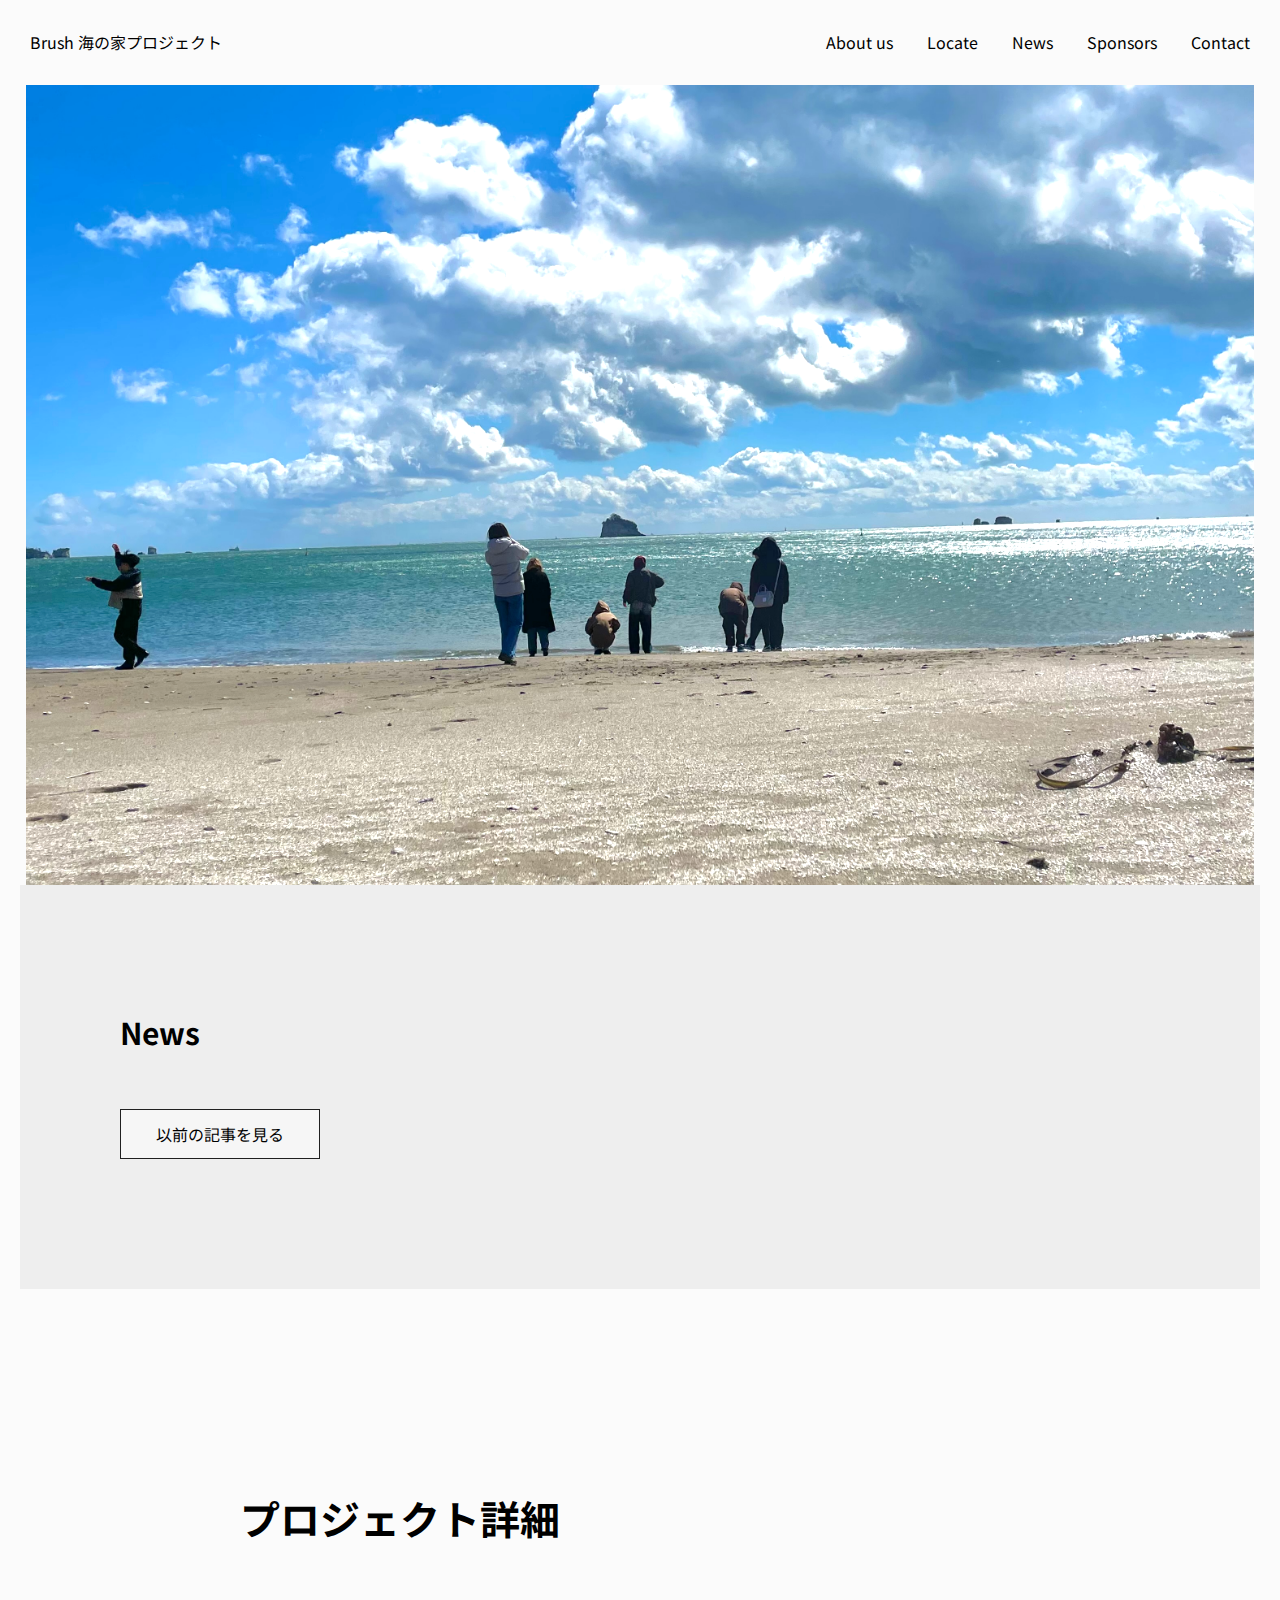
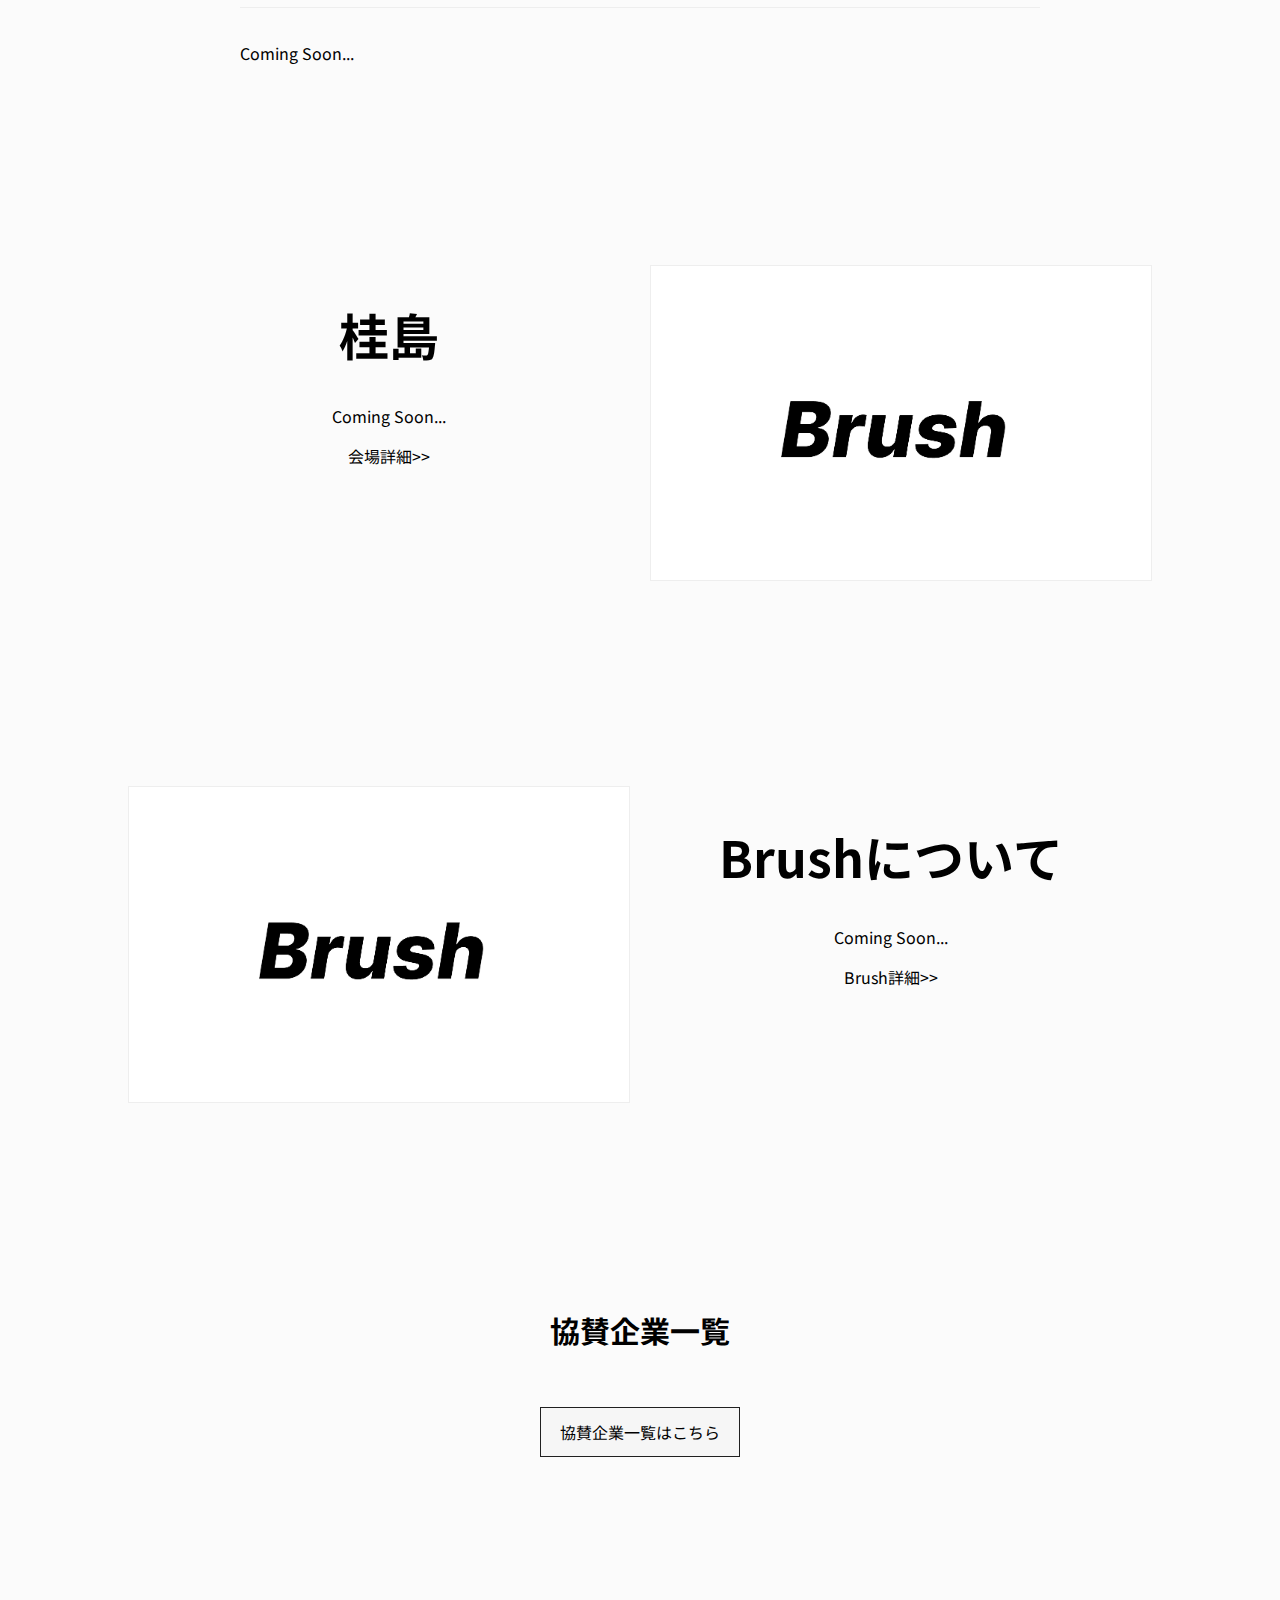
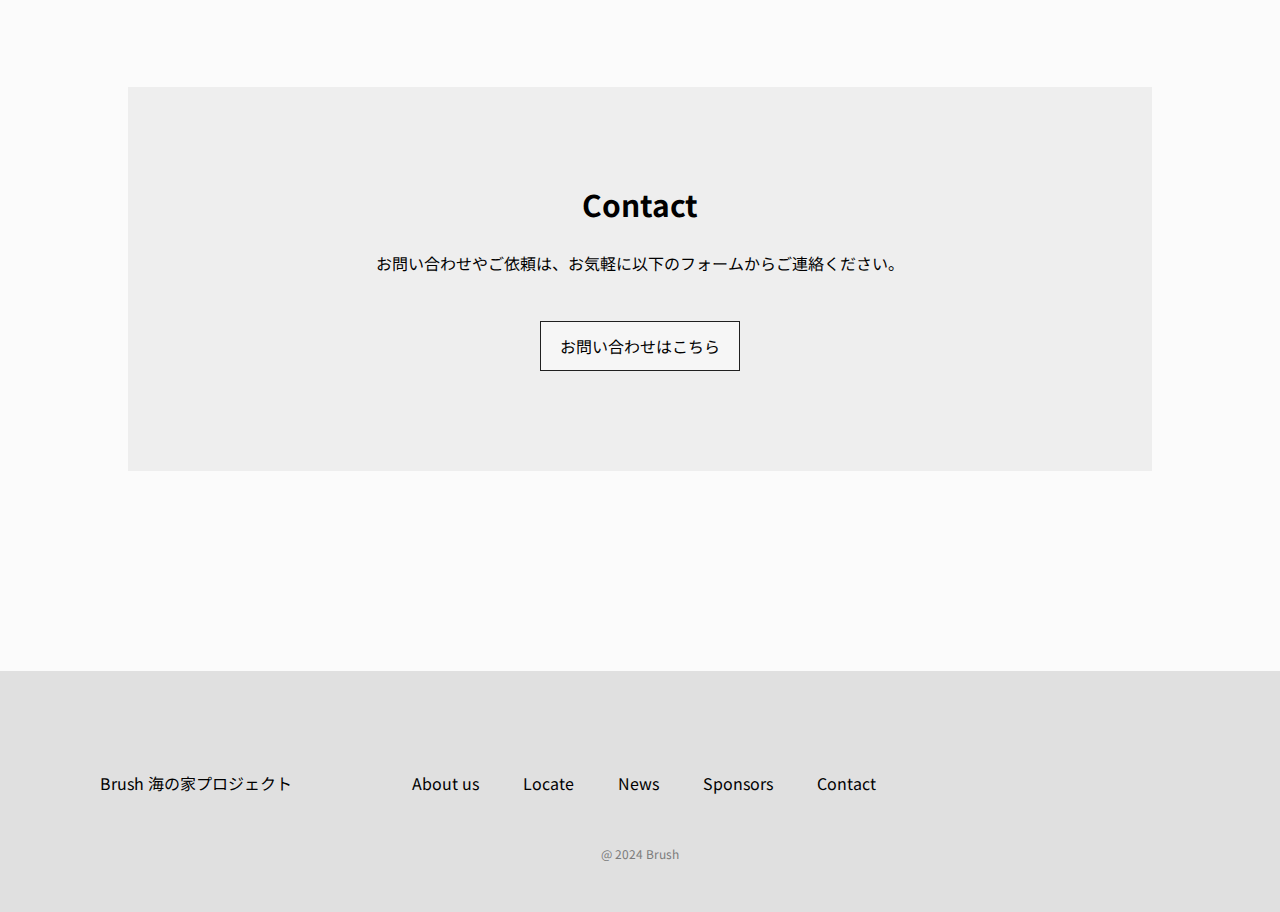
<file: index.html>
<!DOCTYPE html>
<html lang="ja">
<head>
<meta charset="UTF-8">
<meta http-equiv="X-UA-Compatible" content="IE=edge">
<meta name="robots" content="noindex,nofollow">
<title>Brush 海の家プロジェクト</title>
<link rel="stylesheet" href="./css/normalize.css">
<link rel="stylesheet" href="./css/main.css">
<link rel="icon" href=image\favicon.jpg>

<link rel="preconnect" href="https://fonts.googleapis.com">
<link rel="preconnect" href="https://fonts.gstatic.com" crossorigin>
<link href="https://fonts.googleapis.com/css2?family=Noto+Sans+JP:wght@100..900&display=swap" rel="stylesheet">
</head>
<body>
<header>
    <a href=index.html>Brush 海の家プロジェクト</a>
    <nav>
        <a href=about.html>About us</a>
        <a href=locate.html>Locate</a>
        <a href=news.html>News</a>
        <a href=sponsors.html>Sponsors</a>
        <a href=contact.html>Contact</a>
    </nav>
</header>
<div class="top">
    <img class="topP" src=image\top.jpeg>
</div>
<div class="news">
    <h2>News</h2>
    <button>以前の記事を見る</button>
</div>
<div class="project">
    <h2>プロジェクト詳細</h2>
    <p>Coming Soon...</p>
</div>
<div class="island">
    <div id="is">
    <h1>桂島</h1>
    <p>Coming Soon...</p>
    <a href="">会場詳細>></a>
    </div>
    <figure>
    <img src=image\sample.png>
    </figure>
</div>
<div class="brush">
    <figure>
    <img src=image\sample.png>
    </figure>
    <div id="brush">
    <h1>Brushについて</h1>
    <p>Coming Soon...</p>
    <a href="">Brush詳細>></a>
    </div>   
</div>
<div class="support">
    <h2>協賛企業一覧</h2>
    <button>協賛企業一覧はこちら</button>
</div>
<div class="contact">
    <h2>Contact</h2>
    <p>お問い合わせやご依頼は、お気軽に以下のフォームからご連絡ください。</p>
    <button>お問い合わせはこちら</button>
</div>
<div class="bottom">
<footer>
    <a href="">Brush 海の家プロジェクト</a>
    <nav>
        <a href=about.html>About us</a>
        <a href=locate.html>Locate</a>
        <a href=news.html>News</a>
        <a href=sponsors.html>Sponsors</a>
        <a href=contact.html>Contact</a>
    </nav>
</footer>
<p class="end">@ 2024 Brush</p>
</div>
</body>
</html>
</file>
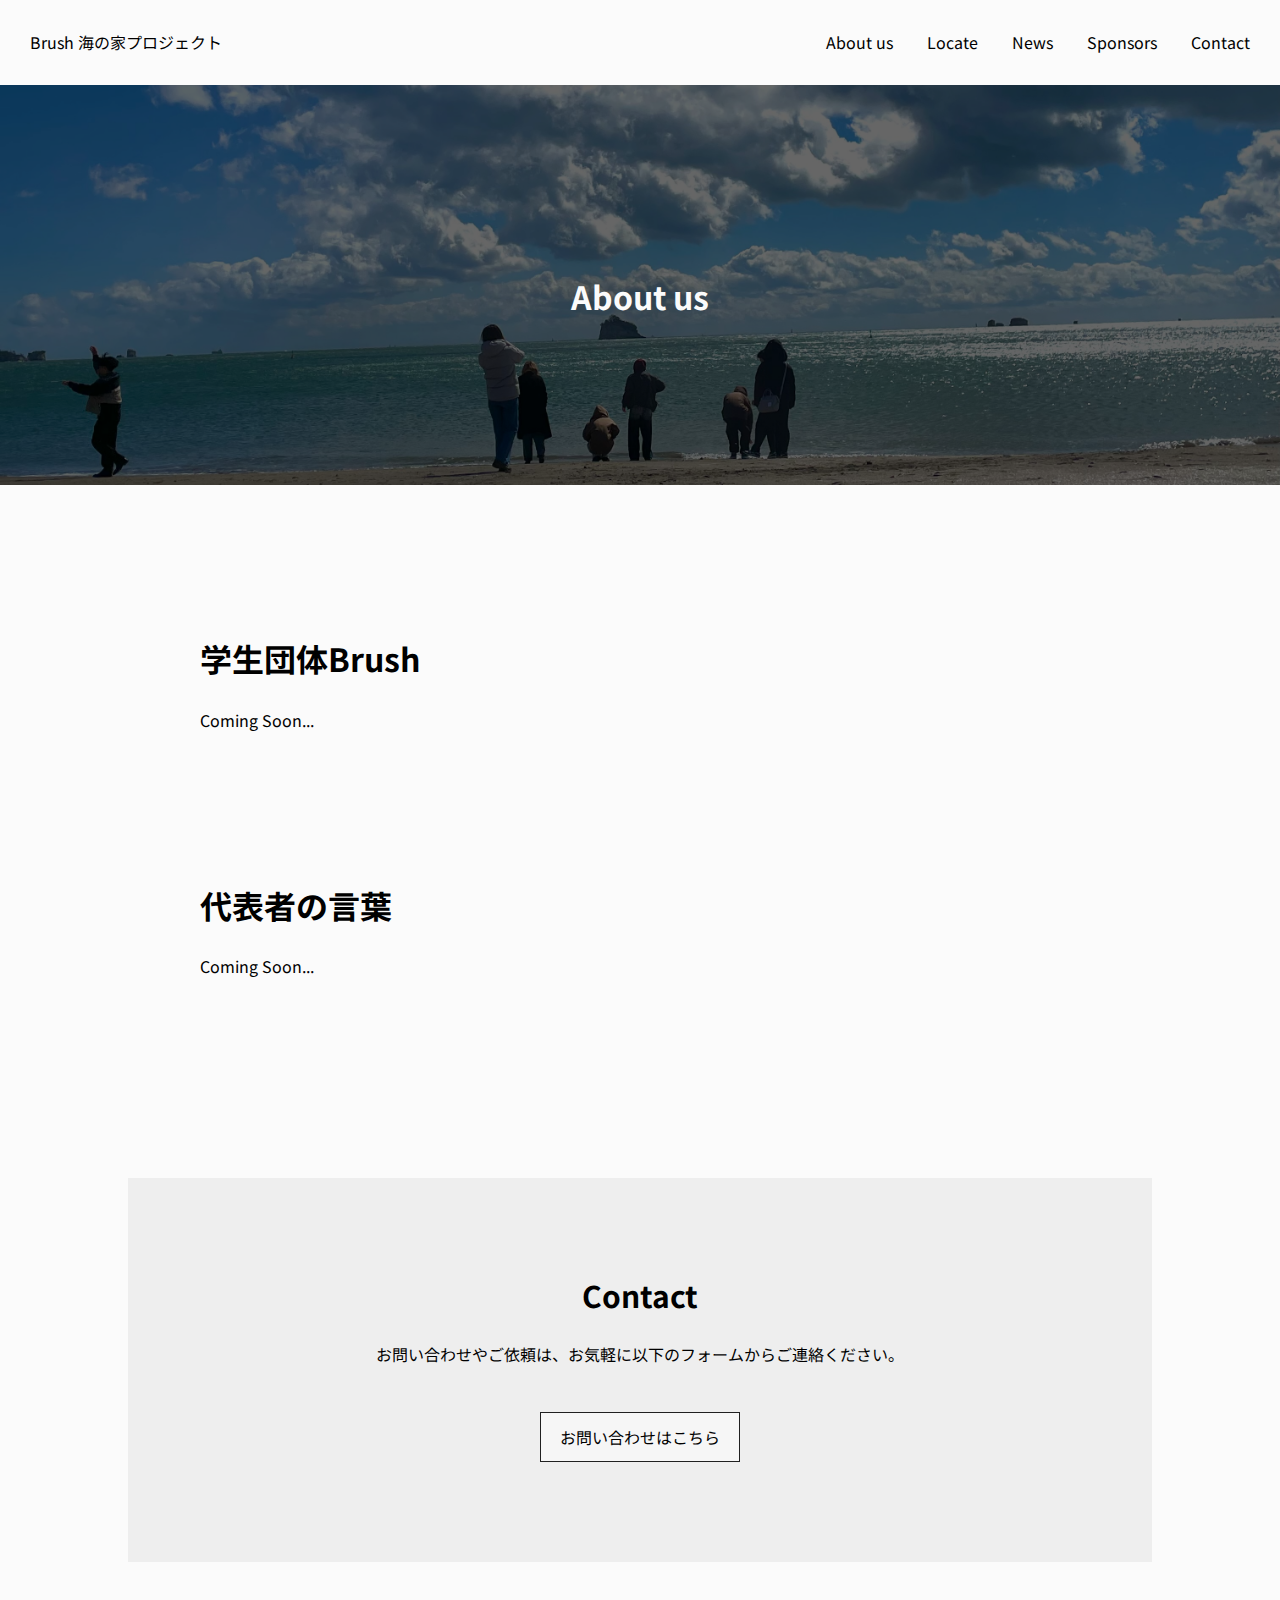
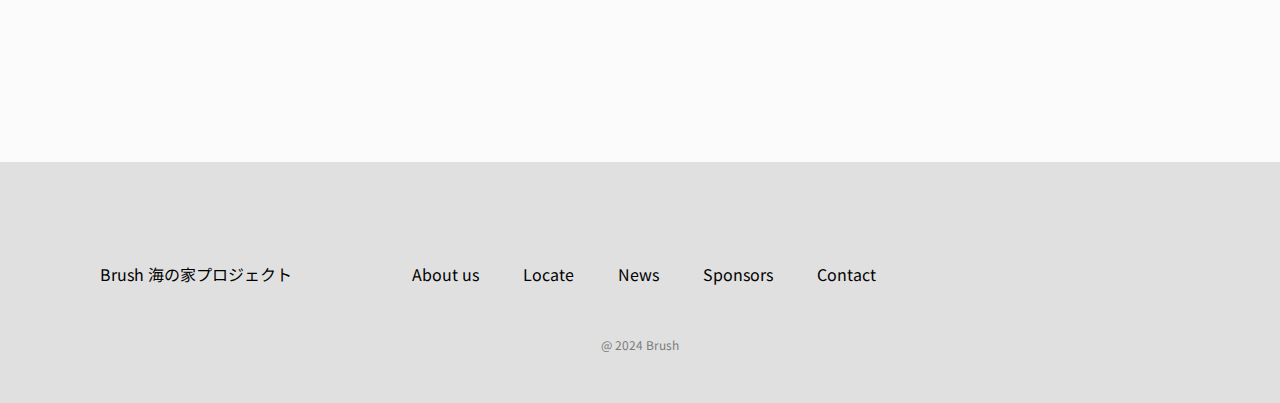
<file: about.html>
<!DOCTYPE html>
<html lang="ja">
<head>
<meta charset="UTF-8">
<meta http-equiv="X-UA-Compatible" content="IE=edge">
<meta name="robots" content="noindex,nofollow">
<title>About us</title>
<link rel="stylesheet" href="./css/normalize.css">
<link rel="stylesheet" href="./css/menu.css">
<link rel="icon" href=image\favicon.jpg>

<link rel="preconnect" href="https://fonts.googleapis.com">
<link rel="preconnect" href="https://fonts.gstatic.com" crossorigin>
<link href="https://fonts.googleapis.com/css2?family=Noto+Sans+JP:wght@100..900&display=swap" rel="stylesheet">
</head>
<body>
    <header>
        <a href=index.html>Brush 海の家プロジェクト</a>
        <nav>
            <a href=about.html>About us</a>
            <a href=locate.html>Locate</a>
            <a href=news.html>News</a>
            <a href=sponsors.html>Sponsors</a>
            <a href=contact.html>Contact</a>
        </nav>
    </header>
    <div class="top">
        <h1>About us</h1>
        <img src=image\top.jpeg>
    </div>
    <div class="about-brush">
        <h2>学生団体Brush</h2>
        <p>Coming Soon...</p>
    </div>
    <div class="about-reader">
        <h2>代表者の言葉</h2>
        <p>Coming Soon...</p>
    </div>
    <div class="contact">
        <h2>Contact</h2>
        <p>お問い合わせやご依頼は、お気軽に以下のフォームからご連絡ください。</p>
        <button>お問い合わせはこちら</button>
    </div>
    <div class="bottom">
    <footer>
        <a href="">Brush 海の家プロジェクト</a>
        <nav>
            <a href=about.html>About us</a>
            <a href=locate.html>Locate</a>
            <a href=news.html>News</a>
            <a href=sponsors.html>Sponsors</a>
            <a href=contact.html>Contact</a>
        </nav>
    </footer>
    <p class="end">@ 2024 Brush</p>
    </div>
</body>
</html>
</file>
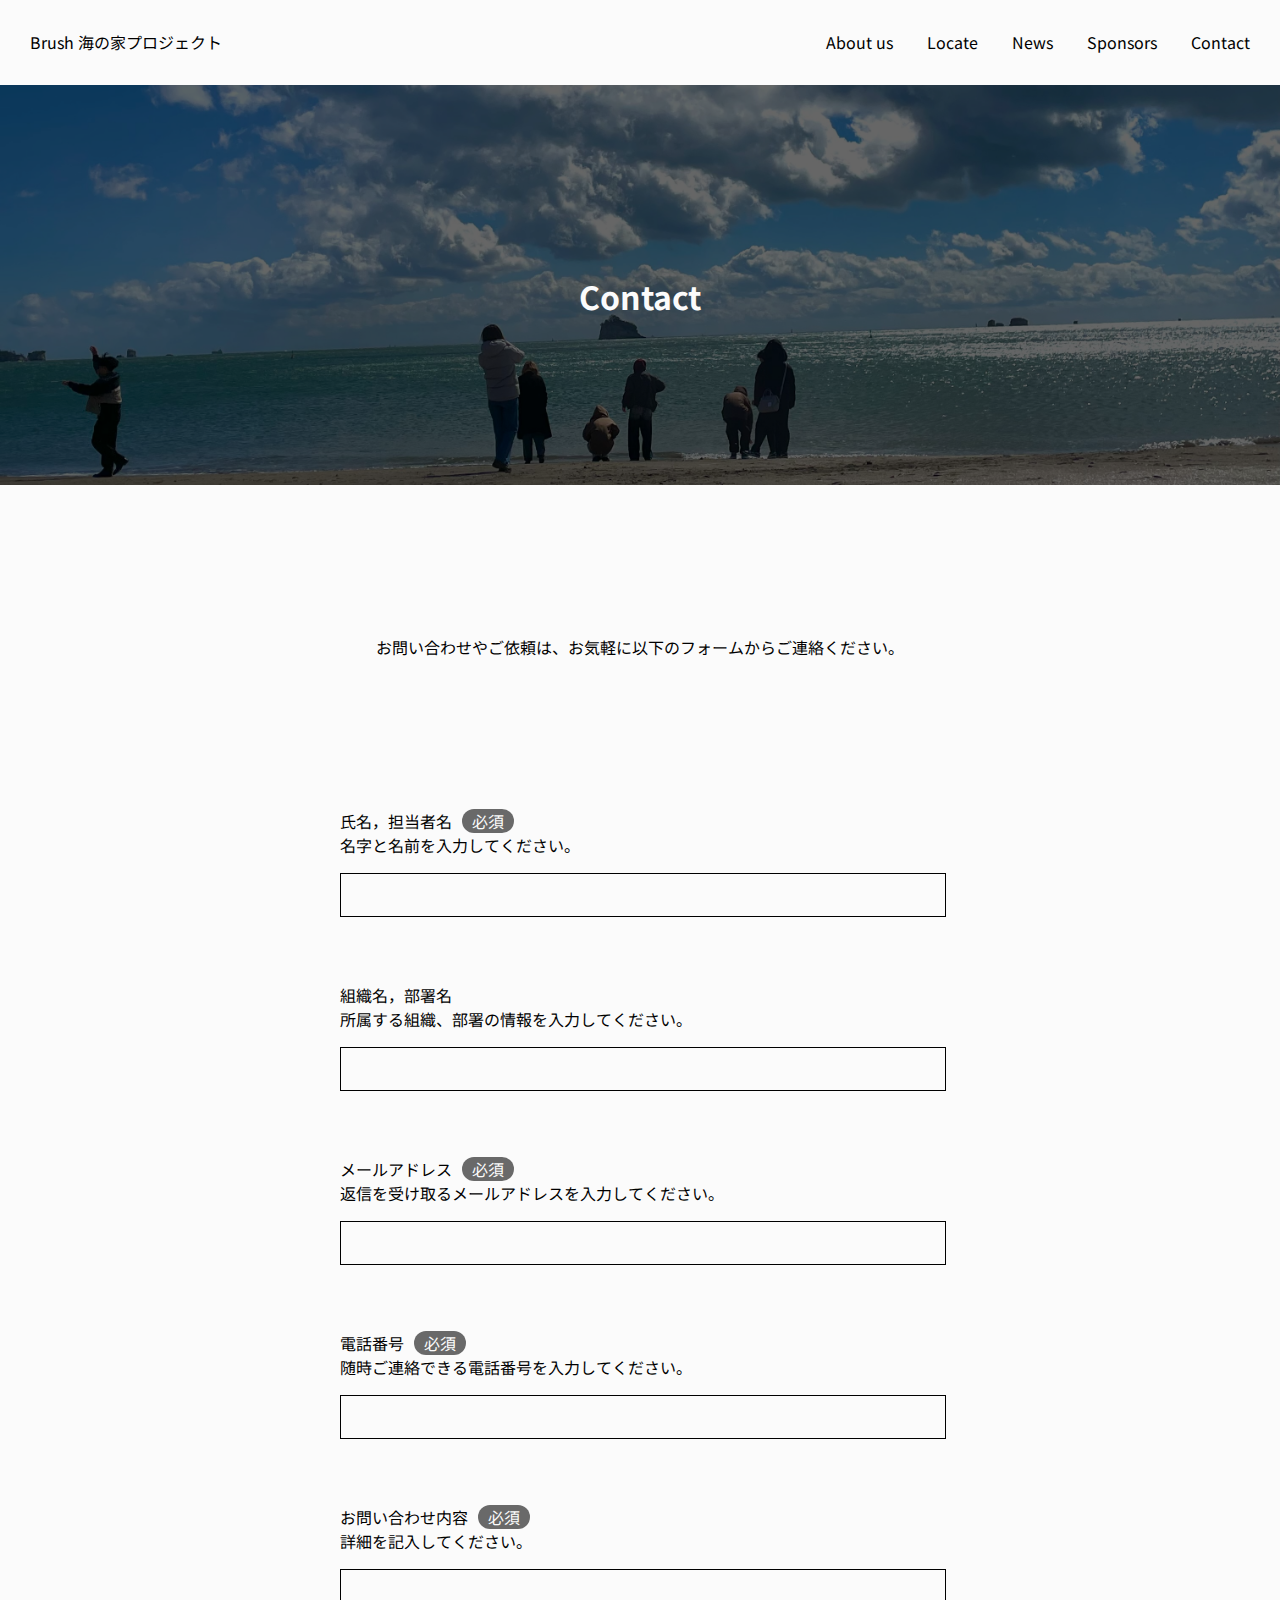
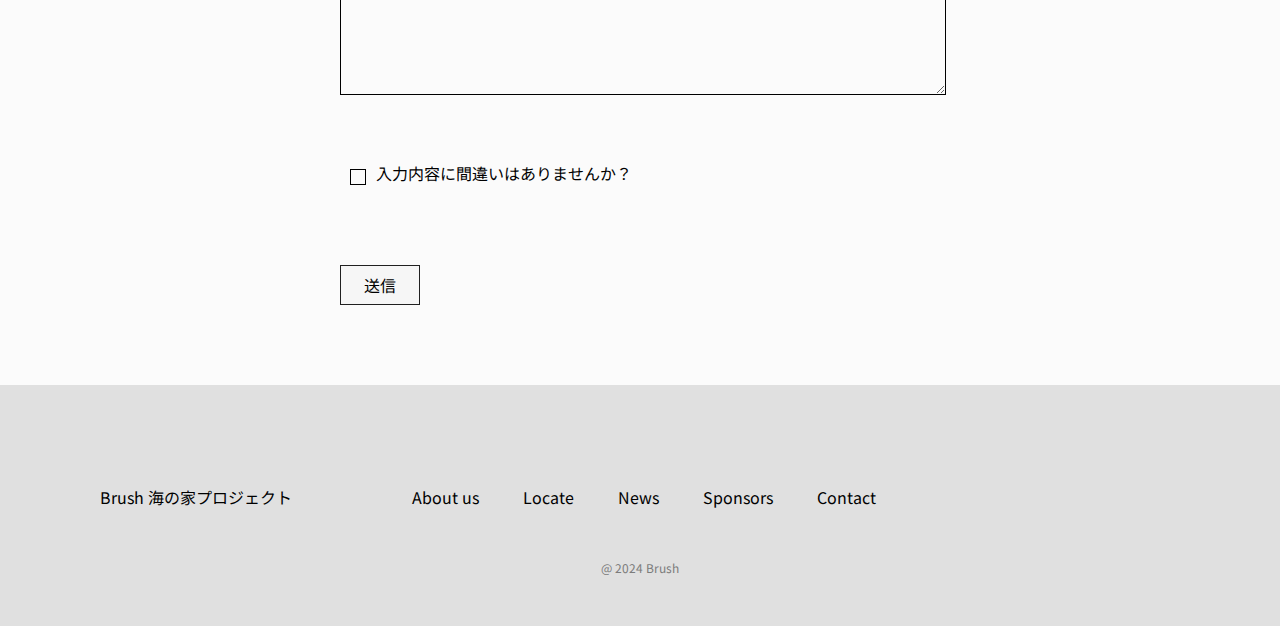
<file: contact.html>
<!DOCTYPE html>
<html lang="ja">
<head>
<meta charset="UTF-8">
<meta http-equiv="X-UA-Compatible" content="IE=edge">
<meta name="robots" content="noindex,nofollow">
<title>Contact</title>
<link rel="stylesheet" href="./css/normalize.css">
<link rel="stylesheet" href="./css/menu.css">
<link rel="icon" href=image\favicon.jpg>

<link rel="preconnect" href="https://fonts.googleapis.com">
<link rel="preconnect" href="https://fonts.gstatic.com" crossorigin>
<link href="https://fonts.googleapis.com/css2?family=Noto+Sans+JP:wght@100..900&display=swap" rel="stylesheet">
</head>
<body>
    <header>
        <a href=index.html>Brush 海の家プロジェクト</a>
        <nav>
            <a href=about.html>About us</a>
            <a href=locate.html>Locate</a>
            <a href=news.html>News</a>
            <a href=sponsors.html>Sponsors</a>
            <a href=contact.html>Contact</a>
        </nav>
    </header>
    <div class="top">
        <h1>Contact</h1>
        <img src=image\top.jpeg>
    </div>
    <div class="contact-message">
        <p>お問い合わせやご依頼は、お気軽に以下のフォームからご連絡ください。</p>
    </div>
    <div class="contact-form">
        <form action="">
            <div>
                <label for="name">氏名，担当者名<span>必須</span><br>名字と名前を入力してください。</label>
                <br><input class="box" type="text" name="name" required>
            </div>
            <div>
                <label for="organize">組織名，部署名<br>所属する組織、部署の情報を入力してください。</label>
                <br><input class="box" type="text" name="organize">
            </div>
            <div>
                <label for="mail">メールアドレス<span>必須</span><br>返信を受け取るメールアドレスを入力してください。</label>
                <br><input class="box" type="email" name="mail" required>
            </div>
            <div>
                <label for="tel">電話番号<span>必須</span><br>随時ご連絡できる電話番号を入力してください。</label>
                <br><input class="box" type="tel" name="tel" required>
            </div>
            <div>
                <label for="detail">お問い合わせ内容<span>必須</span><br>詳細を記入してください。</label>
                <br><textarea name="detail" rows="5"></textarea>
            </div>
            <div>
                <label>
                    <input type="checkbox" name="check" value="ok">入力内容に間違いはありませんか？
                </label>
            </div>
            <div>
                <input type="submit" value="送信">
            </div>
        </form>
    </div>
    <div class="bottom">
    <footer>
        <a href="">Brush 海の家プロジェクト</a>
        <nav>
            <a href=about.html>About us</a>
            <a href=locate.html>Locate</a>
            <a href=news.html>News</a>
            <a href=sponsors.html>Sponsors</a>
            <a href=contact.html>Contact</a>
        </nav>
    </footer>
    <p class="end">@ 2024 Brush</p>
    </div>
</body>
</html>
</file>
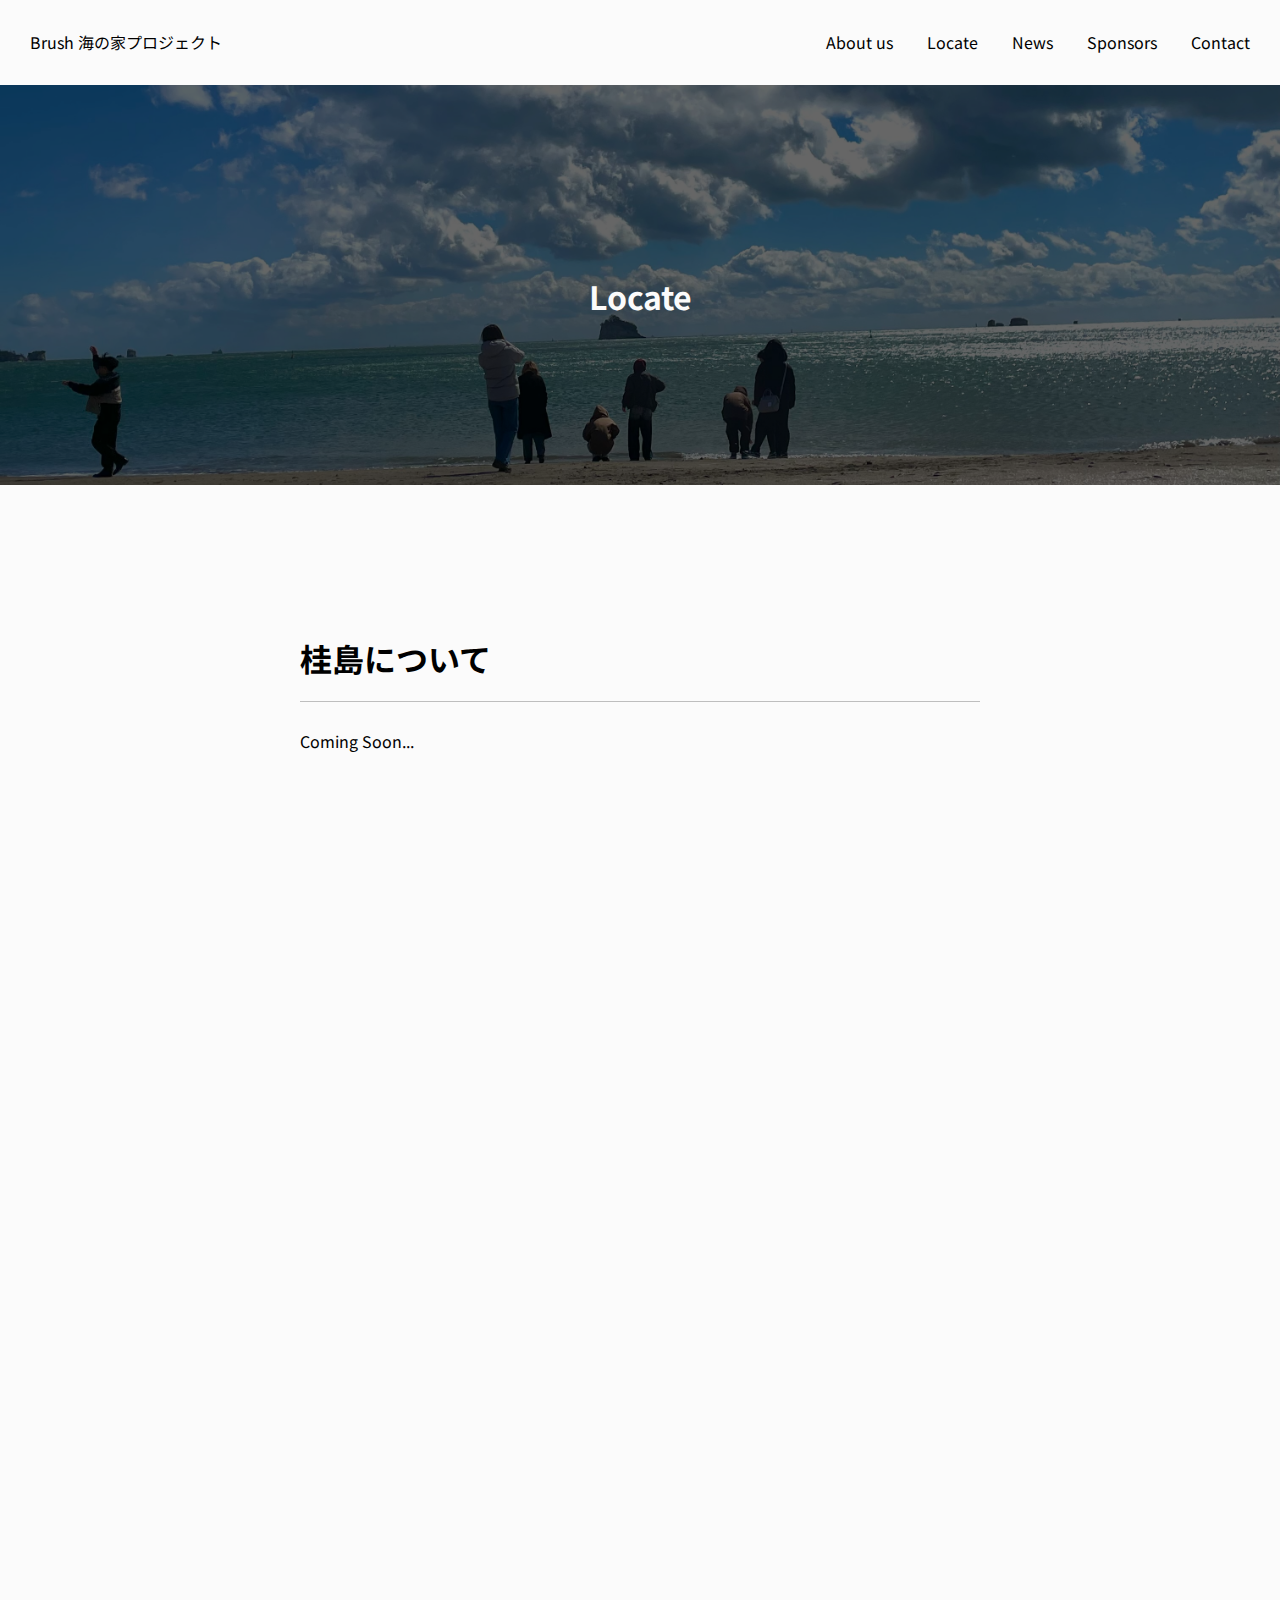
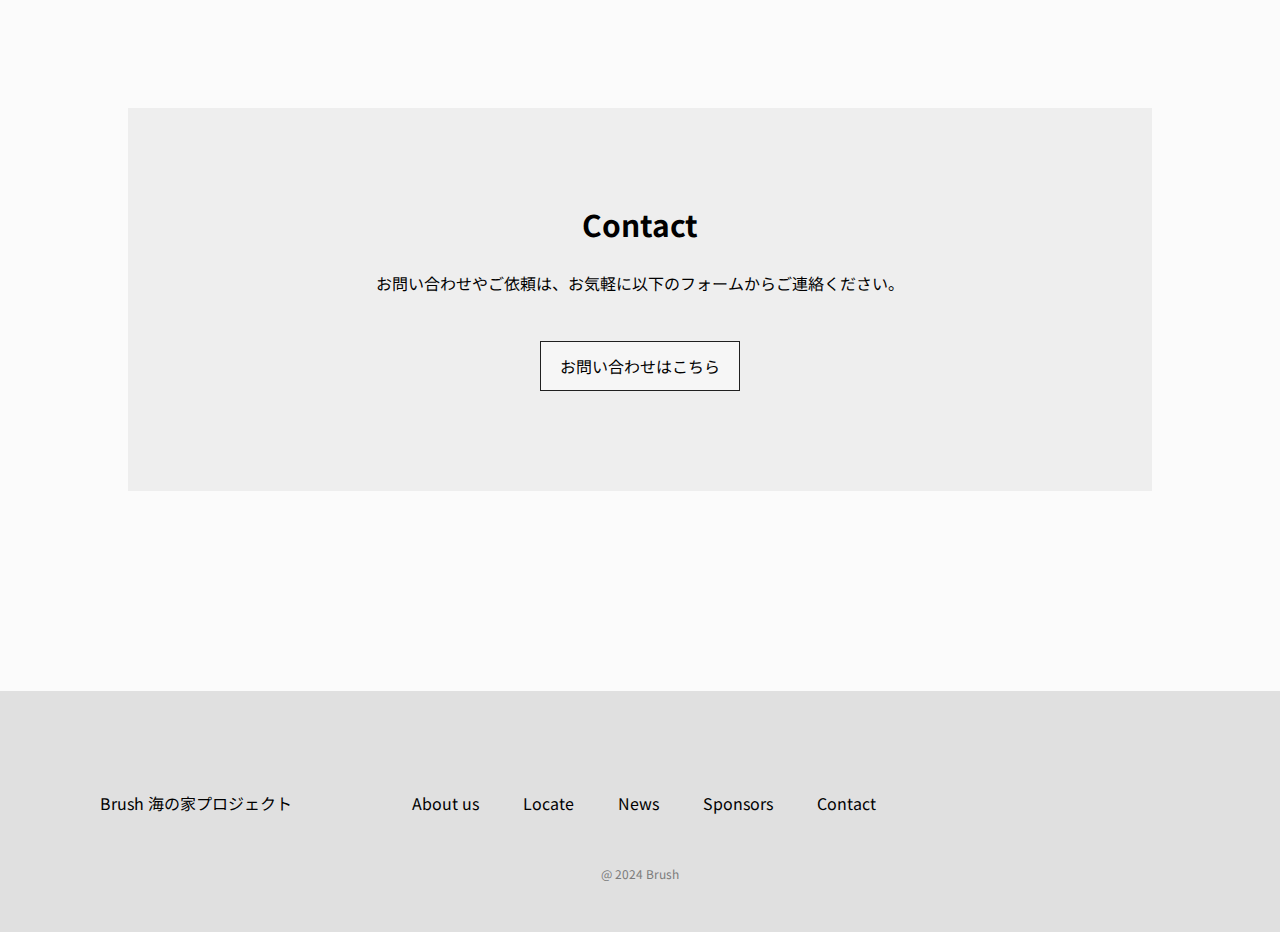
<file: locate.html>
<!DOCTYPE html>
<html lang="ja">
<head>
<meta charset="UTF-8">
<meta http-equiv="X-UA-Compatible" content="IE=edge">
<meta name="robots" content="noindex,nofollow">
<title>Locate</title>
<link rel="stylesheet" href="./css/normalize.css">
<link rel="stylesheet" href="./css/menu.css">
<link rel="icon" href=image\favicon.jpg>

<link rel="preconnect" href="https://fonts.googleapis.com">
<link rel="preconnect" href="https://fonts.gstatic.com" crossorigin>
<link href="https://fonts.googleapis.com/css2?family=Noto+Sans+JP:wght@100..900&display=swap" rel="stylesheet">
</head>
<body>
    <header>
        <a href=index.html>Brush 海の家プロジェクト</a>
        <nav>
            <a href=about.html>About us</a>
            <a href=locate.html>Locate</a>
            <a href=news.html>News</a>
            <a href=sponsors.html>Sponsors</a>
            <a href=contact.html>Contact</a>
        </nav>
    </header>
    <div class="top">
        <h1>Locate</h1>
        <img src=image\top.jpeg>
    </div>
    <div class="locate-island">
        <h2>桂島について</h2>
        <p>Coming Soon...</p>
    </div>
    <div class="locate-map">
        <iframe src="https://www.google.com/maps/embed?pb=!1m18!1m12!1m3!1d25037.899798481703!2d141.09695684999997!3d38.33190975000001!2m3!1f0!2f0!3f0!3m2!1i1024!2i768!4f13.1!3m3!1m2!1s0x5f899a9956d58c4f%3A0xd1c94c1bd120b7ed!2z5qGC5bO2!5e0!3m2!1sja!2sjp!4v1714105664661!5m2!1sja!2sjp" width="1200" height="600" style="border:0;" allowfullscreen="" loading="lazy" referrerpolicy="no-referrer-when-downgrade"></iframe>
    </div>
    <div class="contact">
        <h2>Contact</h2>
        <p>お問い合わせやご依頼は、お気軽に以下のフォームからご連絡ください。</p>
        <button>お問い合わせはこちら</button>
    </div>
    <div class="bottom">
    <footer>
        <a href="">Brush 海の家プロジェクト</a>
        <nav>
            <a href=about.html>About us</a>
            <a href=locate.html>Locate</a>
            <a href=news.html>News</a>
            <a href=sponsors.html>Sponsors</a>
            <a href=contact.html>Contact</a>
        </nav>
    </footer>
    <p class="end">@ 2024 Brush</p>
    </div>
</body>
</html>
</file>
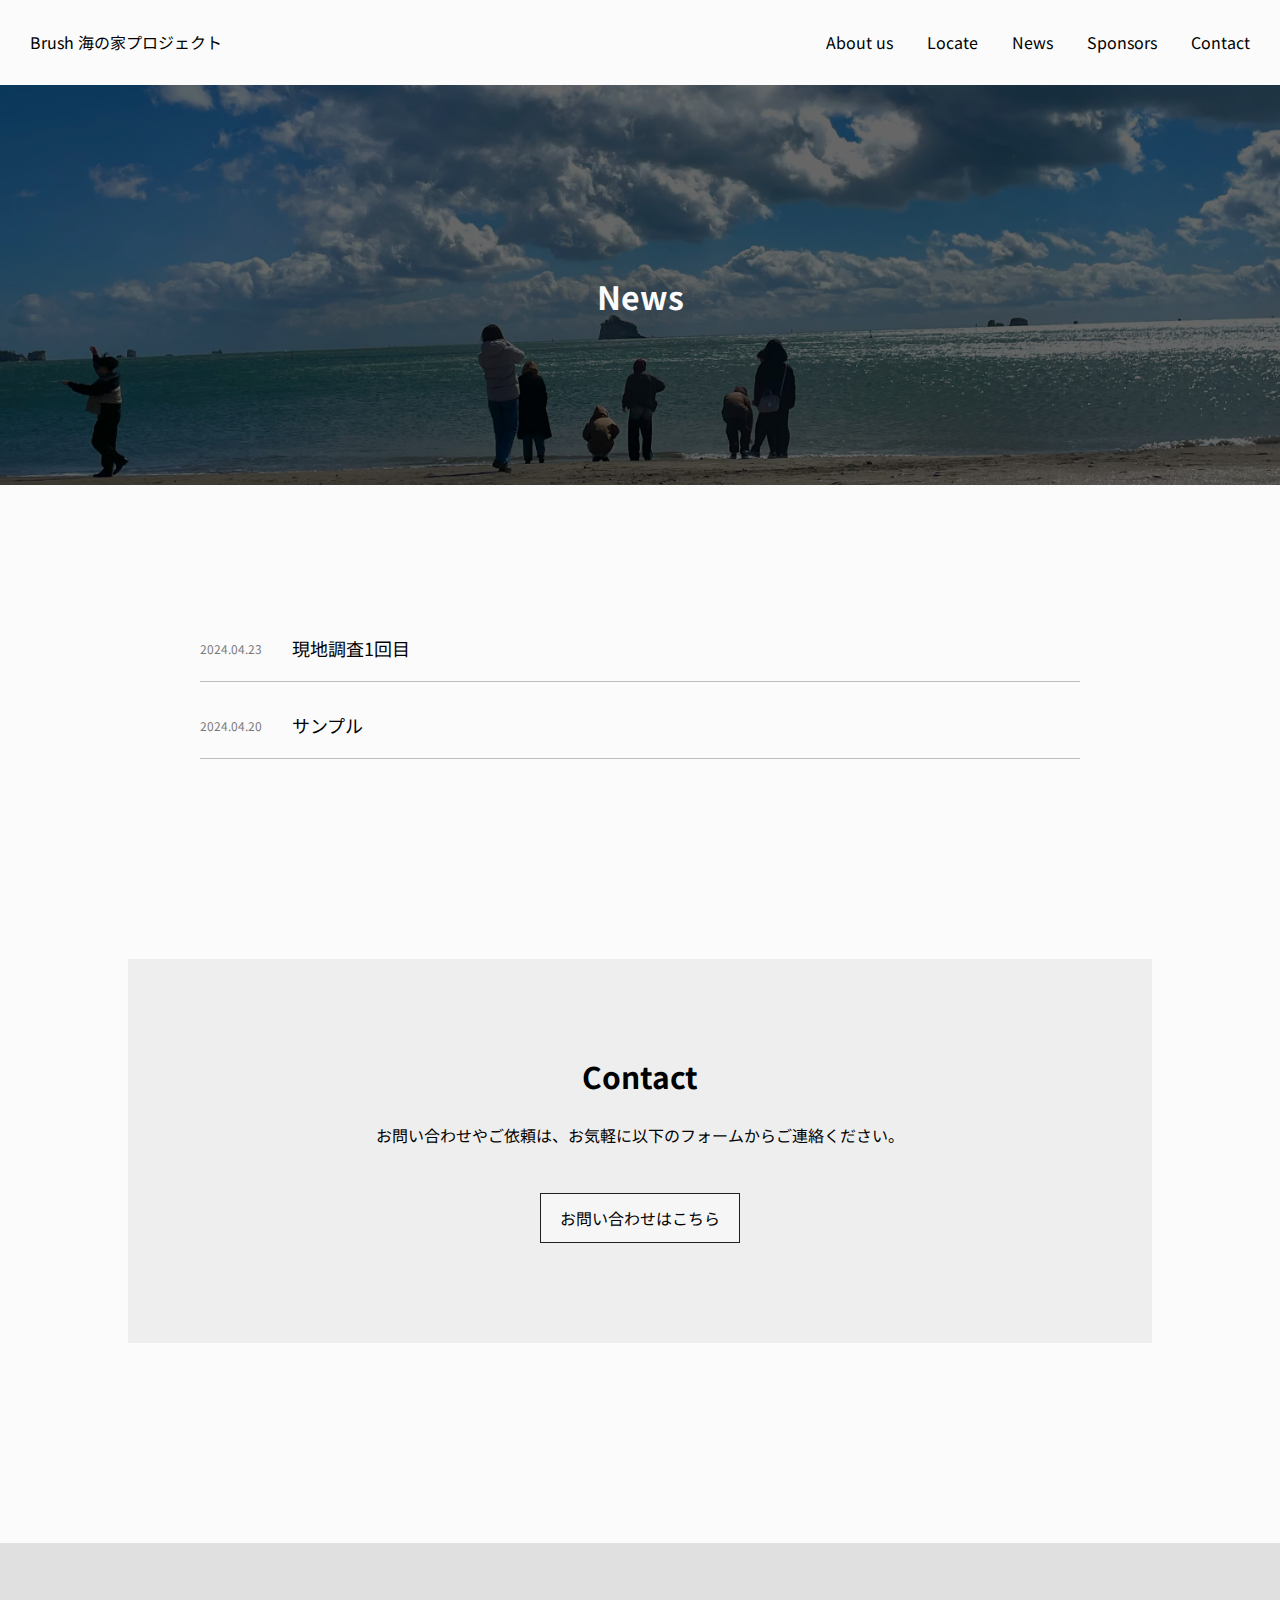
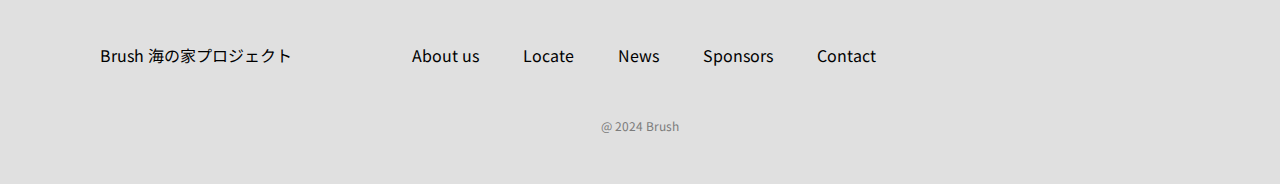
<file: news.html>
<!DOCTYPE html>
<html lang="ja">
<head>
<meta charset="UTF-8">
<meta http-equiv="X-UA-Compatible" content="IE=edge">
<meta name="robots" content="noindex,nofollow">
<title>news</title>
<link rel="stylesheet" href="./css/normalize.css">
<link rel="stylesheet" href="./css/menu.css">
<link rel="icon" href=image\favicon.jpg>

<link rel="preconnect" href="https://fonts.googleapis.com">
<link rel="preconnect" href="https://fonts.gstatic.com" crossorigin>
<link href="https://fonts.googleapis.com/css2?family=Noto+Sans+JP:wght@100..900&display=swap" rel="stylesheet">
</head>
<body>
    <header>
        <a href=index.html>Brush 海の家プロジェクト</a>
        <nav>
            <a href=about.html>About us</a>
            <a href=locate.html>Locate</a>
            <a href=news.html>News</a>
            <a href=sponsors.html>Sponsors</a>
            <a href=contact.html>Contact</a>
        </nav>
    </header>
    <div class="top">
        <h1>News</h1>
        <img src=image\top.jpeg>
    </div>
    <div class="news-article">
        <p>2024.04.23</p>
        <a href="">現地調査1回目</a>       
    </div>
    <div class="news-article">
        <p>2024.04.20</p>
        <a href="">サンプル</a>       
    </div>
    <div class="contact">
        <h2>Contact</h2>
        <p>お問い合わせやご依頼は、お気軽に以下のフォームからご連絡ください。</p>
        <button>お問い合わせはこちら</button>
    </div>
    <div class="bottom">
    <footer>
        <a href="">Brush 海の家プロジェクト</a>
        <nav>
            <a href=about.html>About us</a>
            <a href=locate.html>Locate</a>
            <a href=news.html>News</a>
            <a href=sponsors.html>Sponsors</a>
            <a href=contact.html>Contact</a>
        </nav>
    </footer>
    <p class="end">@ 2024 Brush</p>
    </div>
</body>
</html>
</file>
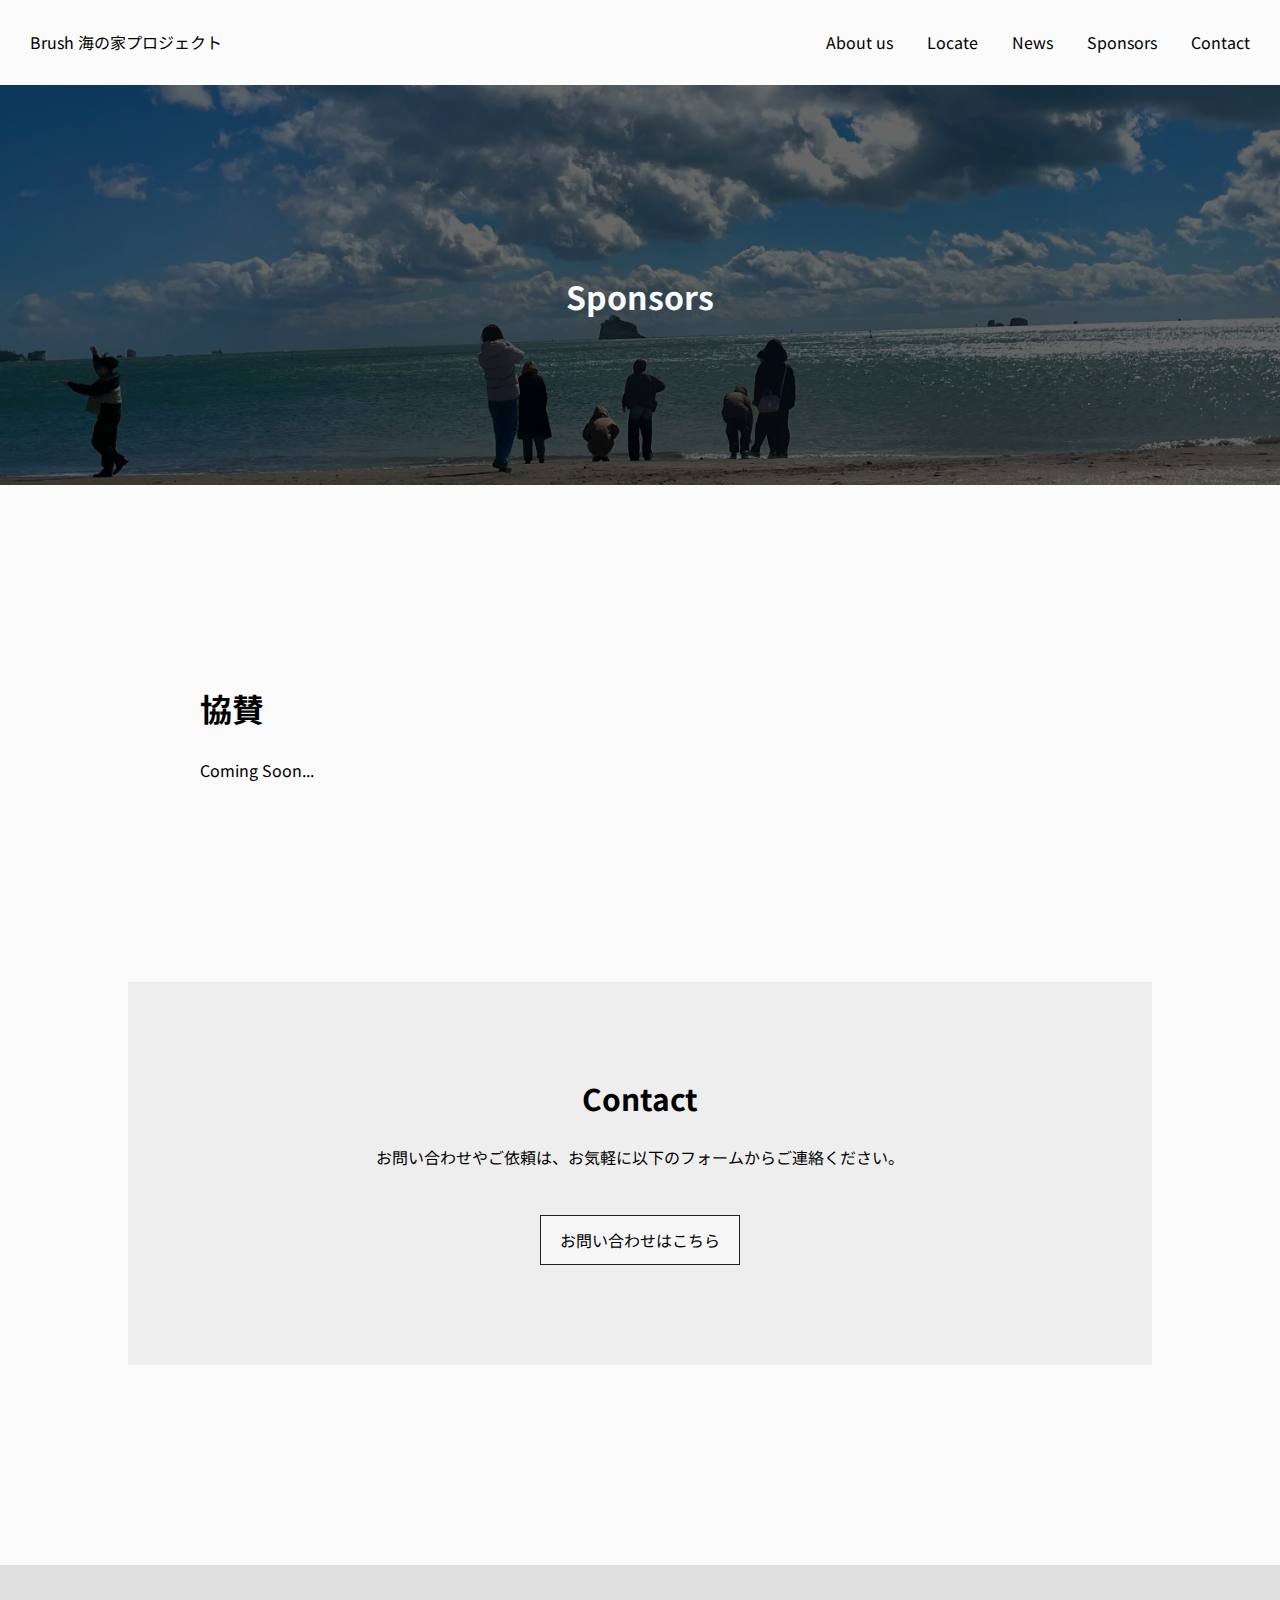
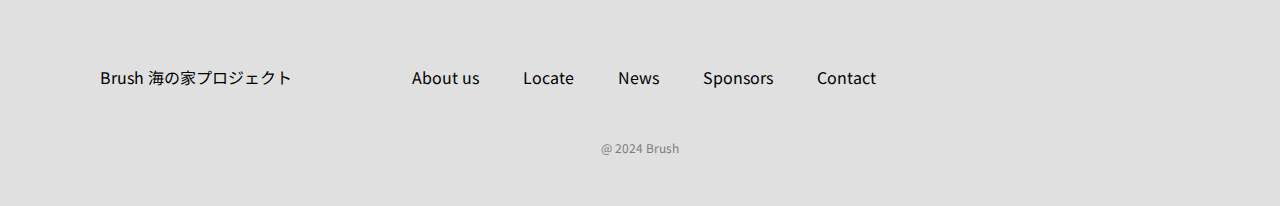
<file: sponsors.html>
<!DOCTYPE html>
<html lang="ja">
<head>
<meta charset="UTF-8">
<meta http-equiv="X-UA-Compatible" content="IE=edge">
<meta name="robots" content="noindex,nofollow">
<title>Sponsors</title>
<link rel="stylesheet" href="./css/normalize.css">
<link rel="stylesheet" href="./css/menu.css">
<link rel="icon" href=image\favicon.jpg>

<link rel="preconnect" href="https://fonts.googleapis.com">
<link rel="preconnect" href="https://fonts.gstatic.com" crossorigin>
<link href="https://fonts.googleapis.com/css2?family=Noto+Sans+JP:wght@100..900&display=swap" rel="stylesheet">
</head>
<body>
    <header>
        <a href=index.html>Brush 海の家プロジェクト</a>
        <nav>
            <a href=about.html>About us</a>
            <a href=locate.html>Locate</a>
            <a href=news.html>News</a>
            <a href=sponsors.html>Sponsors</a>
            <a href=contact.html>Contact</a>
        </nav>
    </header>
    <div class="top">
        <h1>Sponsors</h1>
        <img src=image\top.jpeg>
    </div>
    <div class="sponsors-support">
        <h2>協賛</h2>
        <p>Coming Soon...</p>
    </div>
    <div class="contact">
        <h2>Contact</h2>
        <p>お問い合わせやご依頼は、お気軽に以下のフォームからご連絡ください。</p>
        <button>お問い合わせはこちら</button>
    </div>
    <div class="bottom">
    <footer>
        <a href="">Brush 海の家プロジェクト</a>
        <nav>
            <a href=about.html>About us</a>
            <a href=locate.html>Locate</a>
            <a href=news.html>News</a>
            <a href=sponsors.html>Sponsors</a>
            <a href=contact.html>Contact</a>
        </nav>
    </footer>
    <p class="end">@ 2024 Brush</p>
    </div>
</body>
</html>
</file>
<file: css/main.css>
body {
    background-color: #fbfbfb;
    font-family: "Noto Sans JP", sans-serif;
    font-optical-sizing: auto;
    font-style: normal;
}

a {
    color: #000;
    text-decoration: none;
}

a:hover {
    border-bottom: 1px solid #bebebe;
}

header {
    display: flex;
    font-size: 16px;
    margin: 30px;
}

nav {
    margin: 0 0 1px auto;
}

header nav a {
    margin: 0 0 0 30px;
    font-size: 16px;
}

button {
    margin: 30px auto;
    border: 1px solid #202020;
    background-color: #f6f6f6;
    width: 200px;
    height: 50px;
}

button:hover{
    background-color: #ececec;
}

.top {
    text-align: center;
    height: 800px;
}

.topP {
    width: 96vw;
    height: 800px;
    object-fit: cover;
    text-align: center;  
    filter: brightness(1.1);
}

.news{
    background-color: #eeeeee;
    margin: 0 20px;
    margin-top: 0;
    padding: 100px 100px;
}

.news h2 {
    font-size: 30px;
}

.project {
    width: 800px;
    margin: 200px auto;
}

.project h2 {
    font-size: 40px;
    width: 800px;
    border-bottom: 1.5px solid #eeeeee;
    padding-bottom: 60px;

}

.island {
    display: flex;
    width: 80vw;
    margin: 200px auto;
}

.island h1 {
    font-size: 50px;
}

.island a {
    margin-left: 0;
}

#is {
    width: 800px;
    text-align: center;
}

.island img {
    width: 500px;
    border: 1px solid #eeeeee;
    text-align: right;  
}

.brush {
    display: flex;
    width: 80vw;
    margin: 200px auto;
}

.brush h1 {
    font-size: 50px;
}

.brush a {
    margin-left: 0;
}

#brush {
    width: 800px;
    text-align: center;
}

.brush img {
    width: 500px;
    border: 1px solid #eeeeee;
    text-align: right;
}

.support {
    text-align: center;
}

.support h2 {
    font-size: 30px;
}

.contact {
    width: 80vw;
    background-color: #eeeeee;
    margin: 200px auto;
    padding: 70px 0;
    text-align: center;
}

.contact h2 {
    font-size: 30px;
}

.bottom {
    background-color: #e0e0e0;
}

footer {
    font-size: 16px;
    display: flex;
    padding: 100px 0 0 0;
}

footer a {
    margin: 0 100px;
}

footer nav {
    margin: 0;
}

footer nav a {
    margin: 0 20px;
}

.end {
    font-size: 12px;
    color: #7c7c7c;
    text-align: center;
    margin: 0 auto;
    padding: 50px 0;
}
</file>
<file: css/menu.css>
body {
    background-color: #fbfbfb;
    font-family: "Noto Sans JP", sans-serif;
    font-optical-sizing: auto;
    font-style: normal;
}

a {
    color: #000;
    text-decoration: none;
}

a:hover {
    border-bottom: 1px solid #bebebe;
}

header {
    display: flex;
    font-size: 16px;
    margin: 30px;
}

nav {
    margin: 0 0 1px auto;
}

header nav a {
    margin: 0 0 0 30px;
}

button {
    margin: 30px auto;
    border: 1px solid #202020;
    background-color: #f6f6f6;
    width: 200px;
    height: 50px;
}

button:hover{
    background-color: #ececec;
}

.top {
    text-align: center;
    height: 400px;
    margin-bottom: 150px;
}

.top img {
    width: 100%;
    height: 400px;
    object-fit: cover;
    text-align: center;  
    filter: brightness(0.4);
    position: relative;
}

.top h1 {
    position: absolute;
    width: 200px;
    left: 50%;
    margin-left: -100px;
    top: 28%;
    color: #fbfbfb;
    z-index: 100;
}

.about-brush {
    margin: 150px 200px;
}

.about-brush h2 {
    font-size: 32px;
}

.about-reader {
    margin: 150px 200px;
}

.about-reader h2 {
    font-size: 32px;
}

.locate-island {
    margin: 150px 300px;
}

.locate-island h2 {
    font-size: 32px;
    padding-bottom: 20px;
    border-bottom: 1px solid #bebebe;
}

.locate-map {
    text-align: center;
}

.news-article {
    display: flex;
    margin: 30px 200px;
    padding-bottom: 20px;
    border-bottom: 1px solid #bebebe;
}

.news-article p {
    margin: auto 0;
    font-size: 12px;
    color: #7c7c7c;
}

.news-article a {
    margin-left: 30px;
    font-size: 18px;
}

.news-article a:hover {
    border: none;
    color: #7c7c7c;
}

.sponsors-support {
    margin: 200px;
}

.sponsors-support h2 {
    font-size: 32px;
}

.contact-message {
    text-align: center;
    margin-bottom: 150px;
}

.contact-form {
    width: 600px;
    margin: 0 auto;
    /* border: 1px solid #000; */
}

.contact-form div {
    margin-bottom: 50px;
}



.contact-form span {
    color: #fbfbfb;
    background-color: #696969;
    margin: 0 10px;
    padding: 0 10px;
    border-radius: 16px;
}

.contact-form .box {
    width: 600px;
    height: 40px;
    border: 1px solid #000;
    background-color: #fbfbfb;
    margin: 16px 0;
}

.contact-form textarea {
    width: 600px;
    border: 1px solid #000;
    background-color: #fbfbfb;
    margin: 16px 0;
}

input[type="checkbox"] {
    position: relative;
    width: 16px;
    height: 16px;
    margin: auto 10px;
    border: 1px solid #000;
    vertical-align: -5px;
    border-radius: 0;
    -webkit-appearance: none;
    -moz-appearance: none;
    appearance: none;
}
  
input[type="checkbox"]:checked:before {
    position: absolute;
    top: 1px;
    left: 4px;
    transform: rotate(50deg);
    width: 4px;
    height: 8px;
    border-right: 2px solid #000;
    border-bottom: 2px solid #000;
    content: '';
}

input[type="submit"] {
    margin: 30px auto;
    border: 1px solid #202020;
    background-color: #f6f6f6;
    width: 80px;
    height: 40px;
}

input[type="submit"]:hover {
    background-color: #ececec;
}

.contact {
    width: 80vw;
    background-color: #eeeeee;
    margin: 200px auto;
    padding: 70px 0;
    text-align: center;
}

.contact h2 {
    font-size: 30px;
}

.bottom {
    background-color: #e0e0e0;
}

footer {
    font-size: 16px;
    display: flex;
    padding: 100px 0 0 0;
}

footer a {
    margin: 0 100px;
}

footer nav {
    margin: 0;
}

footer nav a {
    margin: 0 20px;
}

.end {
    font-size: 12px;
    color: #7c7c7c;
    text-align: center;
    margin: 0 auto;
    padding: 50px 0;
}
</file>
